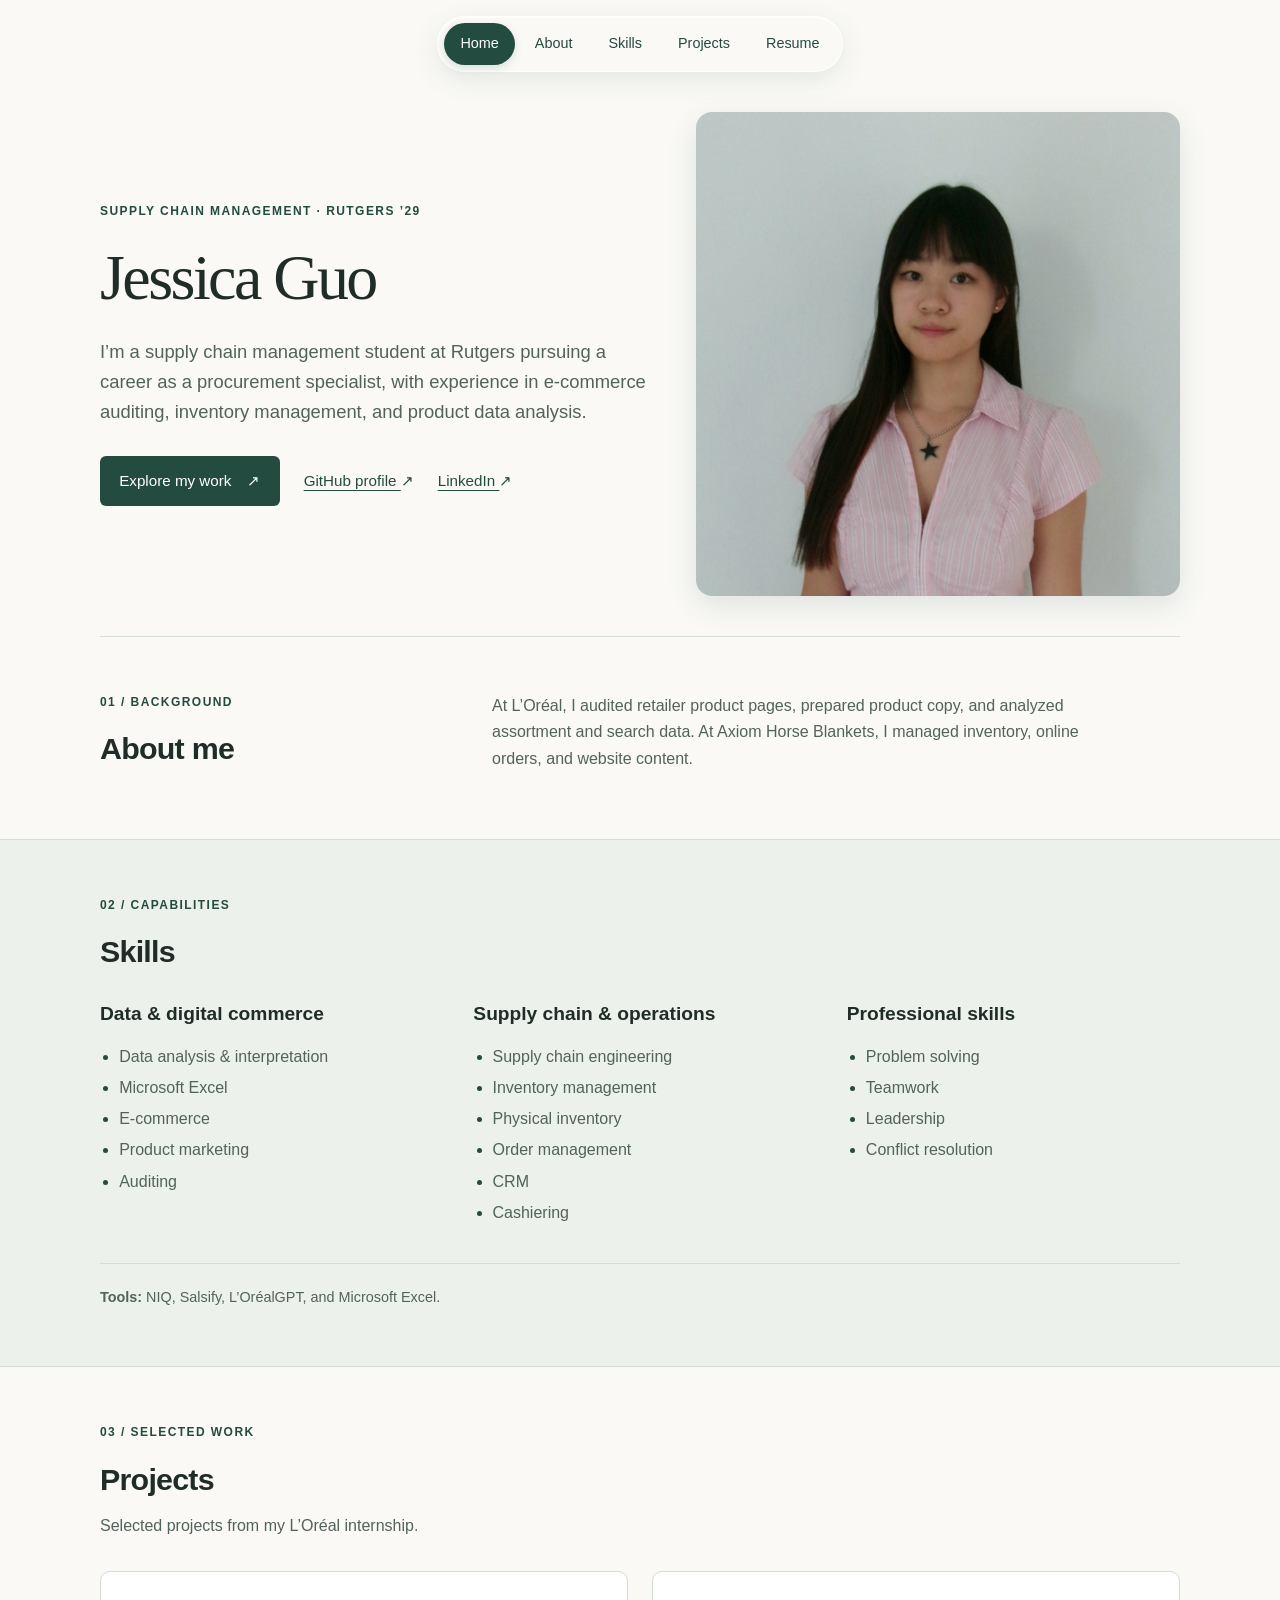
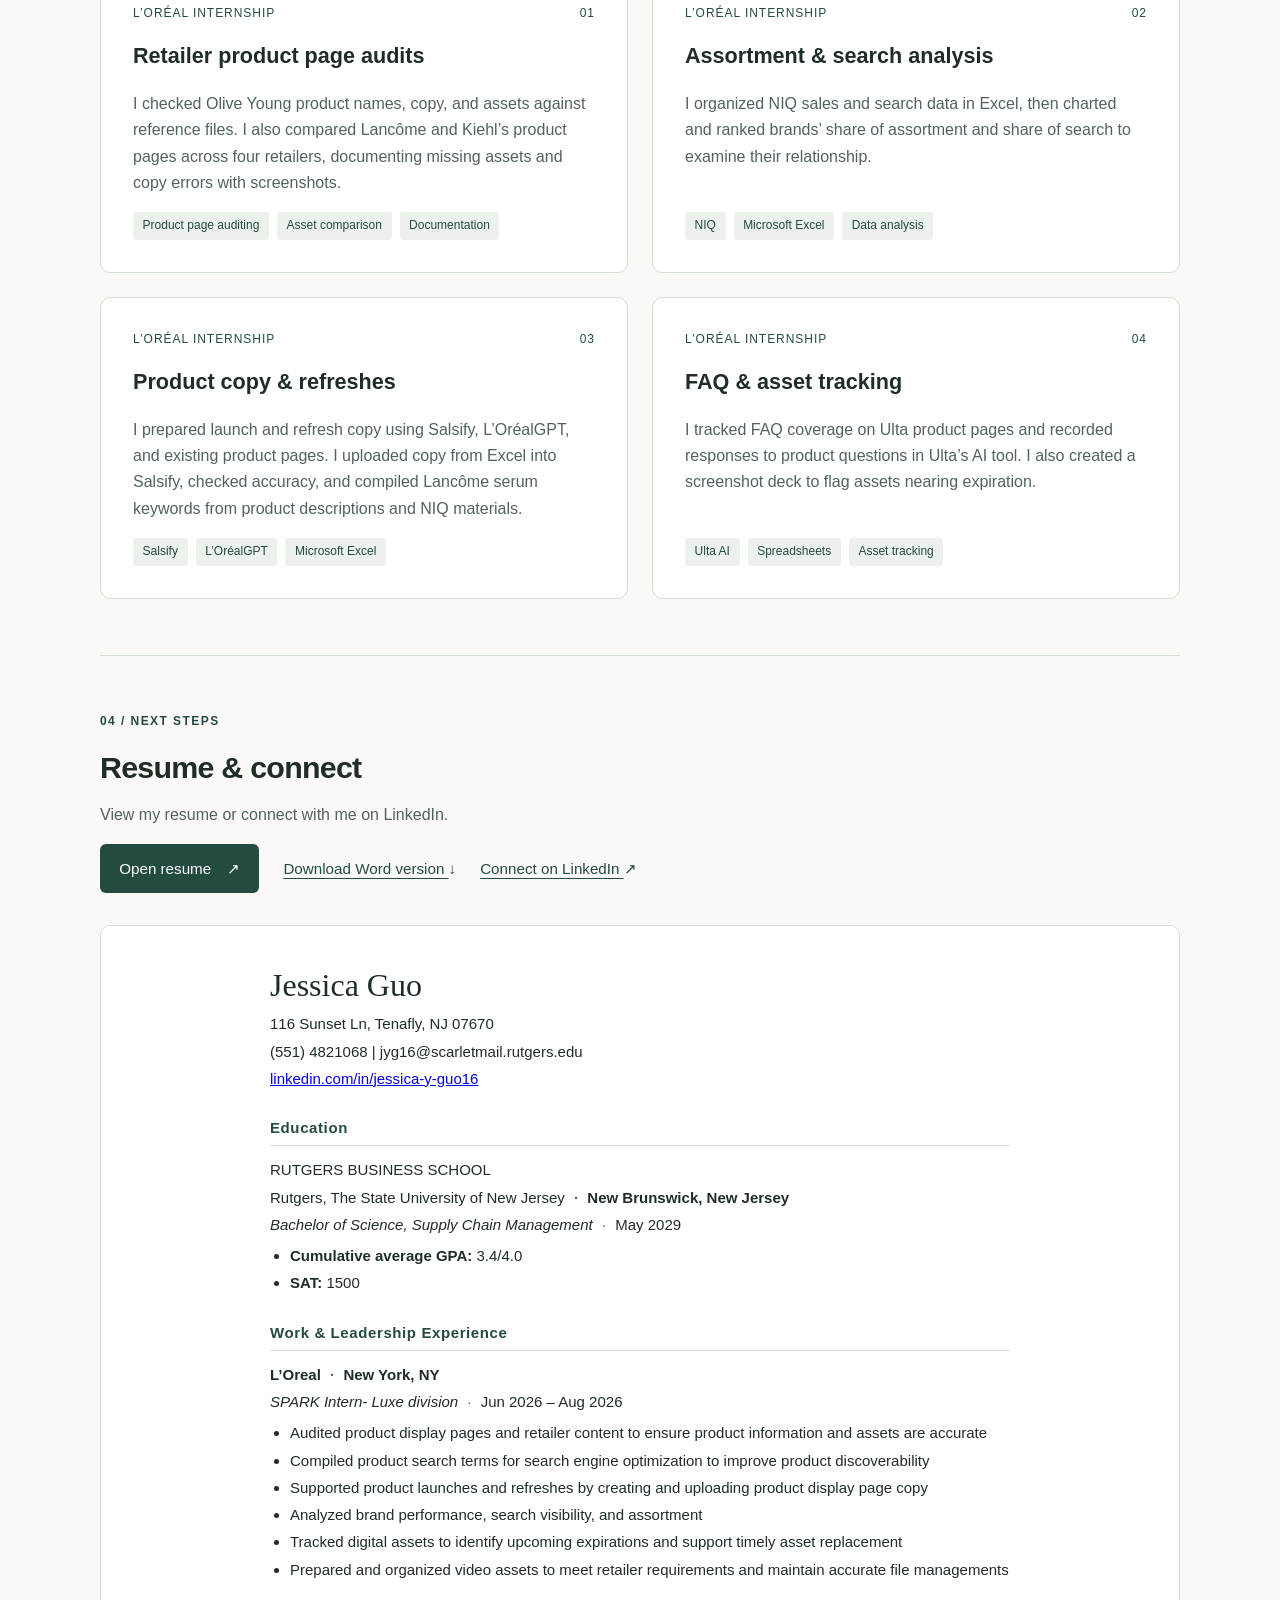
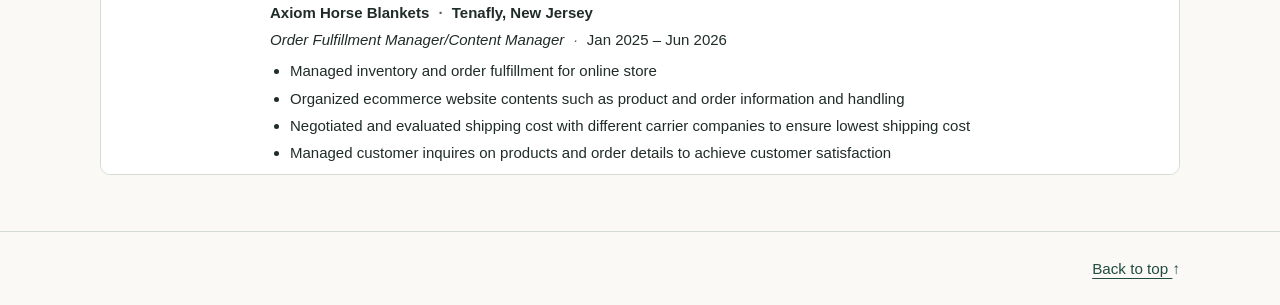
<file: index.html>
<!DOCTYPE html>
<html lang="en">
<head>
  <meta charset="utf-8">
  <meta name="viewport" content="width=device-width, initial-scale=1">
  <meta name="description" content="Jessica Guo — Rutgers supply chain management student pursuing a career in procurement, with experience at L’Oréal and Axiom Horse Blankets.">
  <meta name="theme-color" content="#244b40">
  <title>Jessica Guo | Supply Chain &amp; Procurement</title>
  <link rel="icon" href="assets/favicon.svg" type="image/svg+xml">
  <link rel="stylesheet" href="styles.css">
  <script src="script.js" defer></script>
</head>
<body>
  <a class="skip-link" href="#main">Skip to content</a>
  <header class="site-header">
    <div class="container header-inner">
      <nav aria-label="Main navigation">
        <a href="#home" aria-label="Home">Home</a>
        <a href="#about">About</a>
        <a href="#skills">Skills</a>
        <a href="#projects">Projects</a>
        <a href="#connect">Resume</a>
      </nav>
    </div>
  </header>

  <main id="main" aria-label="Portfolio">
    <section class="hero container" id="home" aria-labelledby="hero-title">
      <div class="hero-copy">
        <p class="eyebrow">Supply chain management · Rutgers ’29</p>
        <h1 id="hero-title">Jessica Guo</h1>
        <p class="personal-statement">I’m a supply chain management student at Rutgers pursuing a career as a procurement specialist, with experience in e-commerce auditing, inventory management, and product data analysis.</p>
        <div class="hero-links">
          <a class="button" href="#projects">Explore my work <span aria-hidden="true">↗</span></a>
          <a class="text-link" href="https://github.com/jyg16">GitHub profile <span aria-hidden="true">↗</span></a>
          <a class="text-link" href="https://www.linkedin.com/in/jessica-y-guo16">LinkedIn <span aria-hidden="true">↗</span></a>
        </div>
      </div>
      <div class="portrait-frame"><img class="hero-portrait" src="assets/jessica-guo-headshot.png" alt="Portrait of Jessica Guo" width="800" height="800"></div>
    </section>

    <section class="section container about" id="about" aria-labelledby="about-title">
      <div class="section-heading"><p class="eyebrow">01 / Background</p><h2 id="about-title">About me</h2></div>
      <div class="about-copy">
        <p>At L’Oréal, I audited retailer product pages, prepared product copy, and analyzed assortment and search data. At Axiom Horse Blankets, I managed inventory, online orders, and website content.</p>
      </div>
    </section>

    <section class="section skills-section" id="skills" aria-labelledby="skills-title">
      <div class="container">
        <div class="section-heading"><p class="eyebrow">02 / Capabilities</p><h2 id="skills-title">Skills</h2></div>
        <div class="skills-grid">
          <div class="skill-group"><h3>Data &amp; digital commerce</h3><ul><li>Data analysis &amp; interpretation</li><li>Microsoft Excel</li><li>E-commerce</li><li>Product marketing</li><li>Auditing</li></ul></div>
          <div class="skill-group"><h3>Supply chain &amp; operations</h3><ul><li>Supply chain engineering</li><li>Inventory management</li><li>Physical inventory</li><li>Order management</li><li>CRM</li><li>Cashiering</li></ul></div>
          <div class="skill-group"><h3>Professional skills</h3><ul><li>Problem solving</li><li>Teamwork</li><li>Leadership</li><li>Conflict resolution</li></ul></div>
        </div>
        <p class="tools-note"><strong>Tools:</strong> NIQ, Salsify, L’OréalGPT, and Microsoft Excel.</p>
      </div>
    </section>

    <section class="section container" id="projects" aria-labelledby="projects-title">
      <div class="section-heading"><p class="eyebrow">03 / Selected work</p><h2 id="projects-title">Projects</h2><p>Selected projects from my L’Oréal internship.</p></div>
      <div class="projects-grid">
        <article class="project-card">
          <div class="project-meta"><span>L’Oréal internship</span><span aria-hidden="true">01</span></div>
          <h3>Retailer product page audits</h3>
          <p>I checked Olive Young product names, copy, and assets against reference files. I also compared Lancôme and Kiehl’s product pages across four retailers, documenting missing assets and copy errors with screenshots.</p>
          <ul class="tags" aria-label="Tools and methods"><li>Product page auditing</li><li>Asset comparison</li><li>Documentation</li></ul>
        </article>
        <article class="project-card">
          <div class="project-meta"><span>L’Oréal internship</span><span aria-hidden="true">02</span></div>
          <h3>Assortment &amp; search analysis</h3>
          <p>I organized NIQ sales and search data in Excel, then charted and ranked brands’ share of assortment and share of search to examine their relationship.</p>
          <ul class="tags" aria-label="Tools and methods"><li>NIQ</li><li>Microsoft Excel</li><li>Data analysis</li></ul>
        </article>
        <article class="project-card">
          <div class="project-meta"><span>L’Oréal internship</span><span aria-hidden="true">03</span></div>
          <h3>Product copy &amp; refreshes</h3>
          <p>I prepared launch and refresh copy using Salsify, L’OréalGPT, and existing product pages. I uploaded copy from Excel into Salsify, checked accuracy, and compiled Lancôme serum keywords from product descriptions and NIQ materials.</p>
          <ul class="tags" aria-label="Tools and methods"><li>Salsify</li><li>L’OréalGPT</li><li>Microsoft Excel</li></ul>
        </article>
        <article class="project-card">
          <div class="project-meta"><span>L’Oréal internship</span><span aria-hidden="true">04</span></div>
          <h3>FAQ &amp; asset tracking</h3>
          <p>I tracked FAQ coverage on Ulta product pages and recorded responses to product questions in Ulta’s AI tool. I also created a screenshot deck to flag assets nearing expiration.</p>
          <ul class="tags" aria-label="Tools and methods"><li>Ulta AI</li><li>Spreadsheets</li><li>Asset tracking</li></ul>
        </article>
      </div>
    </section>

    <section class="section container connect-section" id="connect" aria-labelledby="connect-title">
      <div class="section-heading"><p class="eyebrow">04 / Next steps</p><h2 id="connect-title">Resume &amp; connect</h2><p>View my resume or connect with me on LinkedIn.</p></div>
      <div class="connect-links">
        <a class="button" href="assets/resume.html" target="_blank" rel="noopener">Open resume <span aria-hidden="true">↗</span></a>
        <a class="text-link" href="assets/jessica-guo-resume.docx" download>Download Word version <span aria-hidden="true">↓</span></a>
        <a class="text-link" href="https://www.linkedin.com/in/jessica-y-guo16">Connect on LinkedIn <span aria-hidden="true">↗</span></a>
      </div>
      <iframe class="resume-frame" src="assets/resume.html" title="Jessica Guo’s resume" loading="lazy"></iframe>
    </section>
  </main>

  <footer class="site-footer">
    <div class="container footer-inner"><a class="text-link" href="#home">Back to top <span aria-hidden="true">↑</span></a></div>
  </footer>
</body>
</html>
</file>
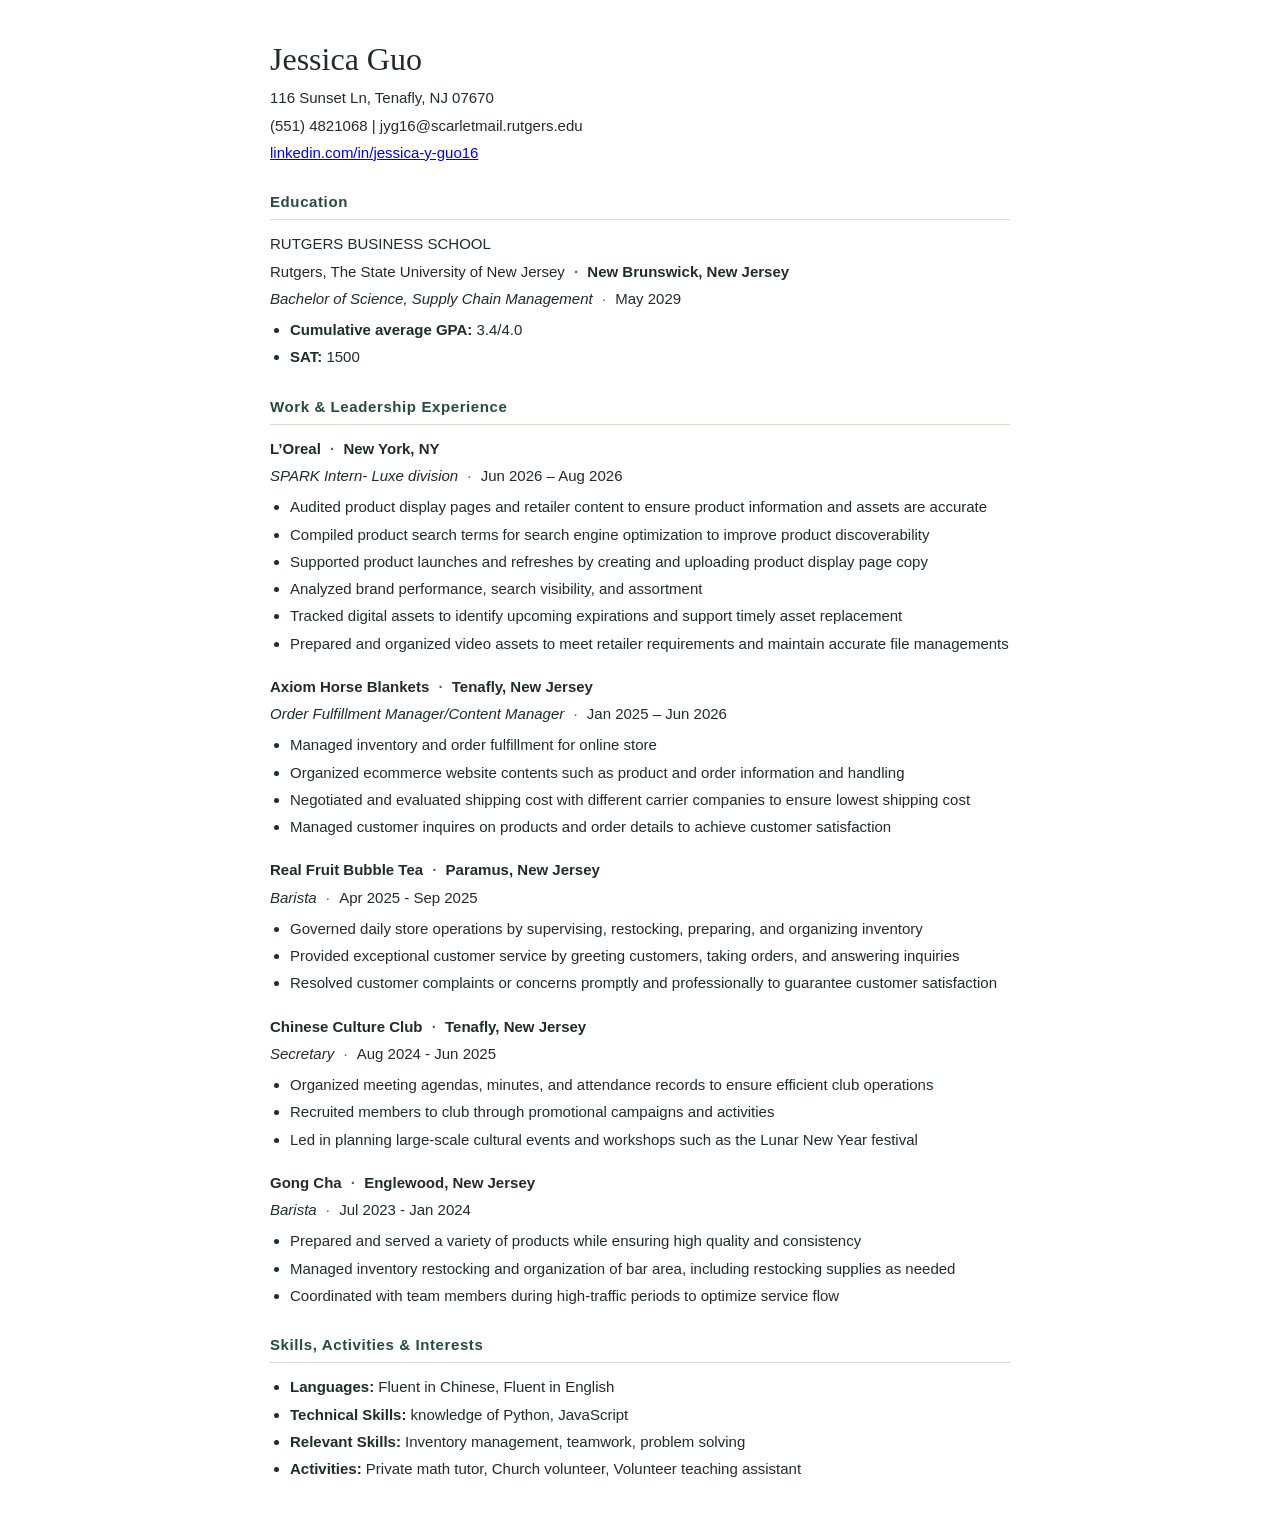
<file: assets/resume.html>
<!DOCTYPE html>
<html lang="en">
<head>
  <meta charset="utf-8">
  <meta name="viewport" content="width=device-width, initial-scale=1">
  <title>Jessica Guo — Resume</title>
  <style>
    * { box-sizing: border-box; }
    body { margin: 0; color: #202c28; background: white; font: 15px/1.55 -apple-system, BlinkMacSystemFont, "Segoe UI", sans-serif; }
    main { max-width: 820px; padding: 40px; margin: auto; overflow-wrap: anywhere; }
    h1 { margin: 0 0 8px; font: 400 32px/1.2 Georgia, serif; }
    h2 { margin: 26px 0 12px; padding-bottom: 6px; border-bottom: 1px solid #d4dcd4; color: #244b40; font-size: 15px; letter-spacing: 0.04em; }
    p { margin: 4px 0; }
    ul { padding-left: 20px; margin: 8px 0 20px; }
    li { margin-bottom: 4px; }
    .separator { color: #53625c; padding-inline: 5px; }
    @media (max-width: 500px) { main { padding: 24px 18px; } body { font-size: 14px; } }
    @media print { main { max-width: none; padding: 0; } body { font-size: 10pt; } h2 { break-after: avoid; } li { break-inside: avoid; } }
  </style>
</head>
<body>
  <main aria-label="Resume">
<h1>Jessica Guo</h1>
<p>116 Sunset Ln, Tenafly, NJ 07670</p>
<p>(551) 4821068 | jyg16@scarletmail.rutgers.edu</p>
<p><a href="https://www.linkedin.com/in/jessica-y-guo16">linkedin.com/in/jessica-y-guo16</a></p>
<h2>Education</h2>
<p>RUTGERS BUSINESS SCHOOL</p>
<p>Rutgers, The State University of New Jersey<strong> <span class="separator">·</span> </strong><strong>New Brunswick, New Jersey</strong></p>
<p><em>Bachelor of Science, Supply Chain Management</em><em> <span class="separator">·</span> </em>May 2029</p>
<ul>
<li><strong>Cumulative average GPA</strong><strong>: </strong>3.4/4.0 </li>
<li><strong>SAT: </strong>1500</li>
</ul>
<h2>Work &amp; Leadership Experience</h2>
<p><strong>L’Oreal </strong><strong> <span class="separator">·</span> </strong><strong>New York, NY</strong></p>
<p><em>SPARK Intern- Luxe division</em><em> <span class="separator">·</span> </em>Jun 2026 – Aug 2026</p>
<ul>
<li>Audited product display pages and retailer content to ensure product information and assets are accurate</li>
<li>Compiled product search terms for search engine optimization to improve product discoverability </li>
<li>Supported product launches and refreshes by creating and uploading product display page copy</li>
<li>Analyzed brand performance, search visibility, and assortment </li>
<li>Tracked digital assets to identify upcoming expirations and support timely asset replacement</li>
<li>Prepared and organized video assets to meet retailer requirements and maintain accurate file managements</li>
</ul>
<p><strong>Axiom Horse Blankets</strong><strong> <span class="separator">·</span> </strong><strong>Tenafly, New Jersey</strong></p>
<p><em>Order Fulfillment Manager/Content Manager</em><em> <span class="separator">·</span> </em>Jan 2025 – Jun 2026</p>
<ul>
<li>Managed inventory and order fulfillment for online store</li>
<li>Organized ecommerce website contents such as product and order information and handling</li>
<li>Negotiated and evaluated shipping cost with different carrier companies to ensure lowest shipping cost</li>
<li>Managed customer inquires on products and order details to achieve customer satisfaction</li>
</ul>
<p><strong>Real Fruit Bubble Tea</strong><strong> <span class="separator">·</span> </strong><strong>Paramus, New Jersey</strong></p>
<p><em>Barista</em><em> <span class="separator">·</span> </em>Apr 2025 - Sep 2025</p>
<ul>
<li>Governed daily store operations by supervising, restocking, preparing, and organizing inventory</li>
<li>Provided exceptional customer service by greeting customers, taking orders, and answering inquiries </li>
<li>Resolved customer complaints or concerns promptly and professionally to guarantee customer satisfaction</li>
</ul>
<p><strong>Chinese Culture Club</strong><strong> <span class="separator">·</span> </strong><strong>Tenafly, New Jersey</strong></p>
<p><em>Secretary</em><em> <span class="separator">·</span> </em>Aug 2024 - Jun 2025</p>
<ul>
<li>Organized meeting agendas, minutes, and attendance records to ensure efficient club operations</li>
<li>Recruited members to club through promotional campaigns and activities</li>
<li>Led in planning large-scale cultural events and workshops such as the Lunar New Year festival </li>
</ul>
<p><strong>Gong Cha</strong><strong> <span class="separator">·</span> </strong><strong>Englewood, New Jersey</strong></p>
<p><em>Barista</em><em> <span class="separator">·</span> </em>Jul 2023 - Jan 2024</p>
<ul>
<li>Prepared and served a variety of products while ensuring high quality and consistency </li>
<li>Managed inventory restocking and organization of bar area, including restocking supplies as needed</li>
<li>Coordinated with team members during high-traffic periods to optimize service flow</li>
</ul>
<h2>Skills, Activities &amp; Interests</h2>
<ul>
<li><strong>Languages: </strong>Fluent in Chinese, Fluent in English</li>
<li><strong>Technical Skills: </strong>knowledge of Python, JavaScript</li>
<li><strong>Relevant Skills: </strong>Inventory management, teamwork, problem solving</li>
<li><strong>Activities: </strong>Private math tutor, Church volunteer, Volunteer teaching assistant</li>
</ul>
  </main>
</body>
</html>
</file>
<file: styles.css>
:root {
  color-scheme: light;
  --paper: #faf9f6;
  --ink: #202c28;
  --muted: #53625c;
  --green: #244b40;
  --soft: #edf1eb;
  --line: #d4dcd4;
}

* { box-sizing: border-box; }
html { scroll-padding-top: 6rem; scroll-behavior: smooth; }
body { margin: 0; background: var(--paper); color: var(--ink); font-family: -apple-system, BlinkMacSystemFont, "Segoe UI", sans-serif; font-size: 1rem; line-height: 1.65; }
a { color: var(--green); text-underline-offset: 0.25em; }
a:hover { text-decoration: underline; }
a:focus-visible { outline: 3px solid var(--green); outline-offset: 5px; }
p, h1, h2, h3 { margin-top: 0; }
h1, h2, h3 { line-height: 1.2; }
h1 { margin-bottom: 1.25rem; font-family: Georgia, "Times New Roman", serif; font-size: clamp(2.6rem, 5vw, 4rem); font-weight: 400; letter-spacing: -0.04em; }
h2 { margin-bottom: 1rem; font-size: 1.9rem; font-weight: 600; letter-spacing: -0.025em; }
h3 { font-size: 1.2rem; }
.container { width: min(1080px, calc(100% - 4rem)); margin-inline: auto; }
.skip-link { position: fixed; top: 0.6rem; left: 1rem; z-index: 30; padding: 0.6rem 1rem; background: var(--paper); transform: translateY(-200%); }
.skip-link:focus { transform: translateY(0); }
.site-header { position: sticky; top: 1rem; z-index: 20; width: fit-content; max-width: calc(100% - 1.5rem); margin: 1rem auto 0; }
.header-inner { width: auto; padding: 0.4rem; border: 1px solid rgba(255,255,255,0.85); border-radius: 999px; background: rgba(250,249,246,0.88); box-shadow: 0 8px 28px rgba(36,75,64,0.1), inset 0 1px 0 white; backdrop-filter: blur(20px) saturate(145%); -webkit-backdrop-filter: blur(20px) saturate(145%); }
.site-header .header-inner { width: auto; }
nav { display: flex; align-items: center; gap: 0.25rem; }
nav a { padding: 0.55rem 1rem; border-radius: 999px; text-decoration: none; font-size: 0.9rem; transition: background 180ms ease, color 180ms ease, box-shadow 180ms ease; }
nav a:hover, nav a[aria-current="location"] { background: var(--green); color: white; box-shadow: 0 3px 8px rgba(36,75,64,0.15); text-decoration: none; }
.hero { display: grid; grid-template-columns: 1.15fr 1fr; gap: 2.5rem; padding-block: 2.5rem; align-items: center; }
.hero-copy { max-width: 580px; }
.eyebrow { color: var(--green); font-size: 0.75rem; font-weight: 650; letter-spacing: 0.12em; text-transform: uppercase; margin-bottom: 1.1rem; }
.personal-statement { font-size: 1.15rem; color: var(--muted); max-width: 58ch; }
.hero-links { display: flex; align-items: center; flex-wrap: wrap; gap: 1.5rem; margin-top: 1.8rem; }
.button { display: inline-flex; align-items: center; gap: 1rem; background: var(--green); color: white; padding: 0.75rem 1.2rem; border-radius: 6px; text-decoration: none; font-size: 0.95rem; transition: transform 180ms ease, box-shadow 180ms ease, background 180ms ease; }
.button:hover { background: #183c31; transform: translateY(-3px); box-shadow: 0 8px 18px rgba(36,75,64,0.18); text-decoration: none; }
.text-link { font-size: 0.95rem; }
.text-link span, .button span { display: inline-block; transition: transform 180ms ease; }
.text-link:hover span, .button:hover span { transform: translate(2px,-2px); }
.portrait-frame { aspect-ratio: 1; border-radius: 16px; overflow: hidden; box-shadow: 0 10px 30px rgba(36,75,64,0.12); }
.hero-portrait { display: block; width: 100%; height: 100%; object-fit: cover; object-position: center 35%; will-change: transform; }
.section { padding-block: 3.5rem; }
.about { display: grid; grid-template-columns: 1fr 2fr; gap: 3rem; border-top: 1px solid var(--line); }
.about-copy p { color: var(--muted); max-width: 70ch; }
.about-copy p:last-child { margin-bottom: 0; }
.section-heading > p:last-child:not(.eyebrow) { color: var(--muted); }
.skills-section { background: var(--soft); border-block: 1px solid var(--line); }
.skills-grid { display: grid; grid-template-columns: repeat(3, 1fr); gap: 2.5rem; margin-top: 2rem; }
.skill-group ul { padding-left: 1.2rem; margin-bottom: 0; color: var(--muted); }
.skill-group li { margin-block: 0.3rem; }
.skill-group li::marker { color: var(--green); }
.tools-note { margin: 2rem 0 0; padding-top: 1.4rem; border-top: 1px solid var(--line); color: var(--muted); font-size: 0.9rem; }
.projects-grid { display: grid; grid-template-columns: repeat(2, 1fr); gap: 1.5rem; margin-top: 2rem; }
.project-card { display: flex; flex-direction: column; padding: 2rem; border: 1px solid var(--line); border-radius: 10px; background: white; transition: transform 220ms ease, box-shadow 220ms ease, border-color 220ms ease; }
.project-card:hover { transform: translateY(-5px); border-color: #9aac9e; box-shadow: 0 12px 26px rgba(36,75,64,0.08); }
.project-meta { display: flex; justify-content: space-between; gap: 1rem; margin-bottom: 1.2rem; color: var(--green); font-size: 0.75rem; text-transform: uppercase; letter-spacing: 0.08em; }
.project-card h3 { font-size: 1.35rem; }
.project-card p { color: var(--muted); }
.tags { display: flex; flex-wrap: wrap; gap: 0.5rem; list-style: none; padding: 0; margin: auto 0 0; }
.tags li { padding: 0.25rem 0.6rem; background: var(--soft); border-radius: 3px; color: var(--green); font-size: 0.75rem; }
.connect-section { border-top: 1px solid var(--line); }
.connect-links { display: flex; flex-wrap: wrap; align-items: center; gap: 1.5rem; }
.resume-frame { display: block; width: 100%; height: 850px; margin-top: 2rem; border: 1px solid var(--line); border-radius: 10px; background: white; }
.reveal { transition: opacity 600ms ease, translate 600ms ease; }
.reveal-pending { opacity: 0; translate: 0 16px; }
.site-footer { border-top: 1px solid var(--line); }
.footer-inner { display: flex; justify-content: flex-end; align-items: center; padding-block: 1.5rem; }

@media (max-width: 800px) {
  .hero { gap: 1.5rem; grid-template-columns: 1.2fr 1fr; padding-block: 2rem; }
  .about { grid-template-columns: 1fr; gap: 0.5rem; }
  .skills-grid { grid-template-columns: 1fr 1fr; gap: 2rem; }
  .project-card { padding: 1.5rem; }
}

@media (max-width: 560px) {
  .container { width: calc(100% - 2.5rem); }
  .site-header { top: 0.6rem; }
  .header-inner { padding: 0.25rem; }
  nav { gap: 0; }
  nav a { padding: 0.6rem 0.45rem; font-size: 0.78rem; }
  .hero { padding-block: 1.8rem; grid-template-columns: 1fr; }
  .portrait-frame { width: 100%; max-width: 380px; margin-inline: auto; }
  .personal-statement { font-size: 1.05rem; }
  .section { padding-block: 2.5rem; }
  .skills-grid, .projects-grid { grid-template-columns: 1fr; }
  .resume-frame { height: 680px; }
}

@media (prefers-reduced-motion: reduce) {
  html { scroll-behavior: auto; }
  *, *::before, *::after { transition: none !important; animation: none !important; }
  .reveal-pending { opacity: 1; translate: none; }
  .hero-portrait, .button:hover, .project-card:hover, .text-link:hover span, .button:hover span { transform: none !important; }
}
</file>
